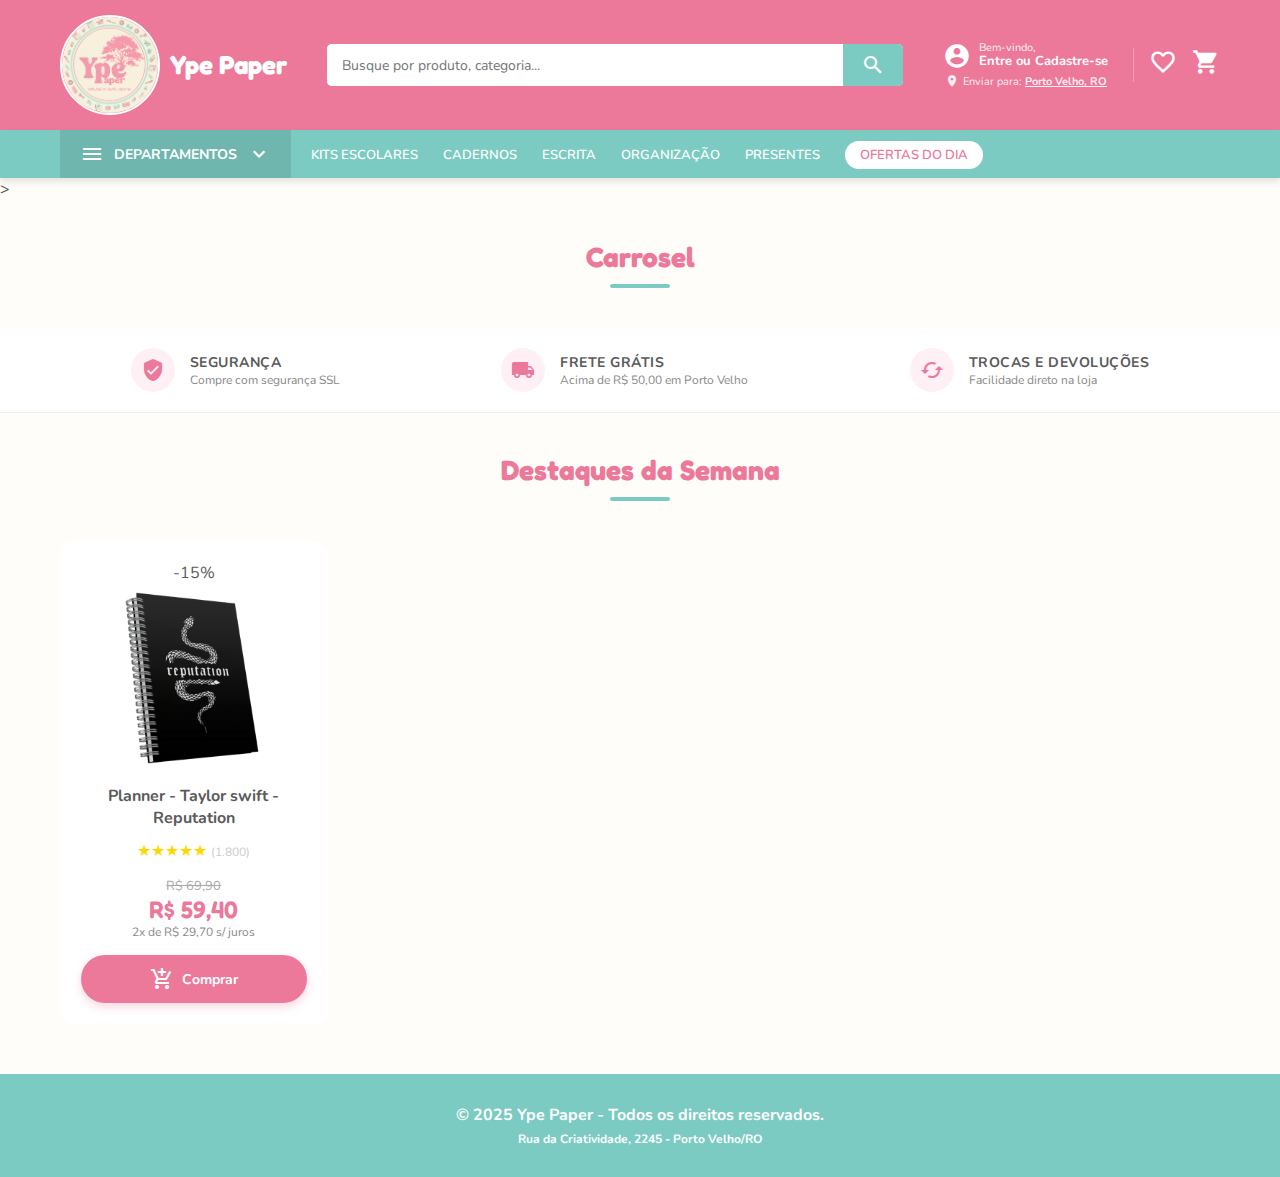
<file: index.html>
<!DOCTYPE html>
<html lang="pt-br">
<head>
    <meta charset="UTF-8">
    <meta name="viewport" content="width=device-width, initial-scale=1.0">
    <title>Ype Paper - Papelaria Artesanal</title>
    <link rel="stylesheet" href="Assets/css/style.css">
    <link href="https://fonts.googleapis.com/icon?family=Material+Icons" rel="stylesheet">
</head>
<body>


<header class="kabm">
        <div class="container header-content">
            
            <a href="#" class="logo-area">
                <img src="Assets/img/LOGO.png" alt="Ype Paper" class="logo-img-small">
                <div class="logo-text">
                    <h1>Ype Paper</h1>
                </div>
            </a>

            <div class="busca-larga">
                <input type="text" placeholder="Busque por produto, categoria...">
                <button>
                    <span class="material-icons">search</span>
                </button>
            </div>

            <div class="painel-direita">
                
                <div class="dados-usuario">
                    
                    <a href="#" class="usuario-login">
                        <span class="material-icons">account_circle</span>
                        <div>
                            <small>Bem-vindo,</small>
                            <strong>Entre ou Cadastre-se</strong>
                        </div>
                    </a>

                    <div class="location-selector">
                        <span class="material-icons">location_on</span>
                        <span>Enviar para: <strong>Porto Velho, RO</strong></span>
                    </div>
                </div>

                <div class="icones-extras">
                    <a href="#" title="Favoritos"><span class="material-icons">favorite_border</span></a>
                    <a href="#" title="Carrinho" class="carrinho-btn">
                        <span class="material-icons">shopping_cart</span>
                    </a>
                </div>

            </div>

        </div>
    </header>

    <nav class="nav-bar">
        <div class="container">
            <div class="btn-departamentos">
                <span class="material-icons">menu</span>
                <span>DEPARTAMENTOS</span>
                <span class="material-icons setinha">expand_more</span>
            </div>
            <ul class="menu-lista">
                <li><a href="#">Kits Escolares</a></li>
                <li><a href="#">Cadernos</a></li>
                <li><a href="#">Escrita</a></li>
                <li><a href="#">Organização</a></li>
                <li><a href="#">Presentes</a></li>
                <li class="oferta-nav"><a href="#">Ofertas do Dia</a></li>
            </ul>
        </div>
    </nav>>

    <div class="banner-carrosel">
        <h2 class = "titulo-secao">Carrosel</h2>
    </div>

    <section class="beneficios-bar">
        <div class="container beneficios-content">
            
            <div class="beneficio-item">
                <span class="material-icons icone-ben">verified_user</span>
                <div class="texto-ben">
                    <strong>SEGURANÇA</strong>
                    <small>Compre com segurança SSL</small>
                </div>
            </div>

            <div class="beneficio-item">
                <span class="material-icons icone-ben">local_shipping</span>
                <div class="texto-ben">
                    <strong>FRETE GRÁTIS</strong>
                    <small>Acima de R$ 50,00 em Porto Velho</small>
                </div>
            </div>

            <div class="beneficio-item">
                <span class="material-icons icone-ben">cached</span>
                <div class="texto-ben">
                    <strong>TROCAS E DEVOLUÇÕES</strong>
                    <small>Facilidade direto na loja</small>
                </div>
            </div>

        </div>
    </section>

    <div class="container">
        
        <h2 class="titulo-secao">Destaques da Semana</h2>

        <div class="vitrine">

            <div class="produto">
                <div class="tag-desconto">-15%</div>
                <img src="Assets/img/itens-venda/planner reputation.png" alt="Planner Semanal">
                <div class="info-produto">
                    <h3>Planner - Taylor swift - Reputation</h3>
                    
                    <div class="avaliacao">
                        ★★★★★ <span class="votos">(1.800)</span>
                    </div>

                    <div class="precos">
                        <p class="preco-antigo">R$ 69,90</p>
                        <p class="preco-atual">R$ 59,40</p>
                        <p class="parcelamento">2x de R$ 29,70 s/ juros</p>
                    </div>

                    <button class="btn-comprar">
                        <span class="material-icons">add_shopping_cart</span> Comprar
                    </button>
                </div>
            </div>
            
            </div>
        </div>

    <footer>
        <p>&copy; 2025 Ype Paper - Todos os direitos reservados.</p>
        <p style="font-size: 12px; margin-top: 5px;">Rua da Criatividade, 2245 - Porto Velho/RO</p>
    </footer>

</body>
</html>
</file>
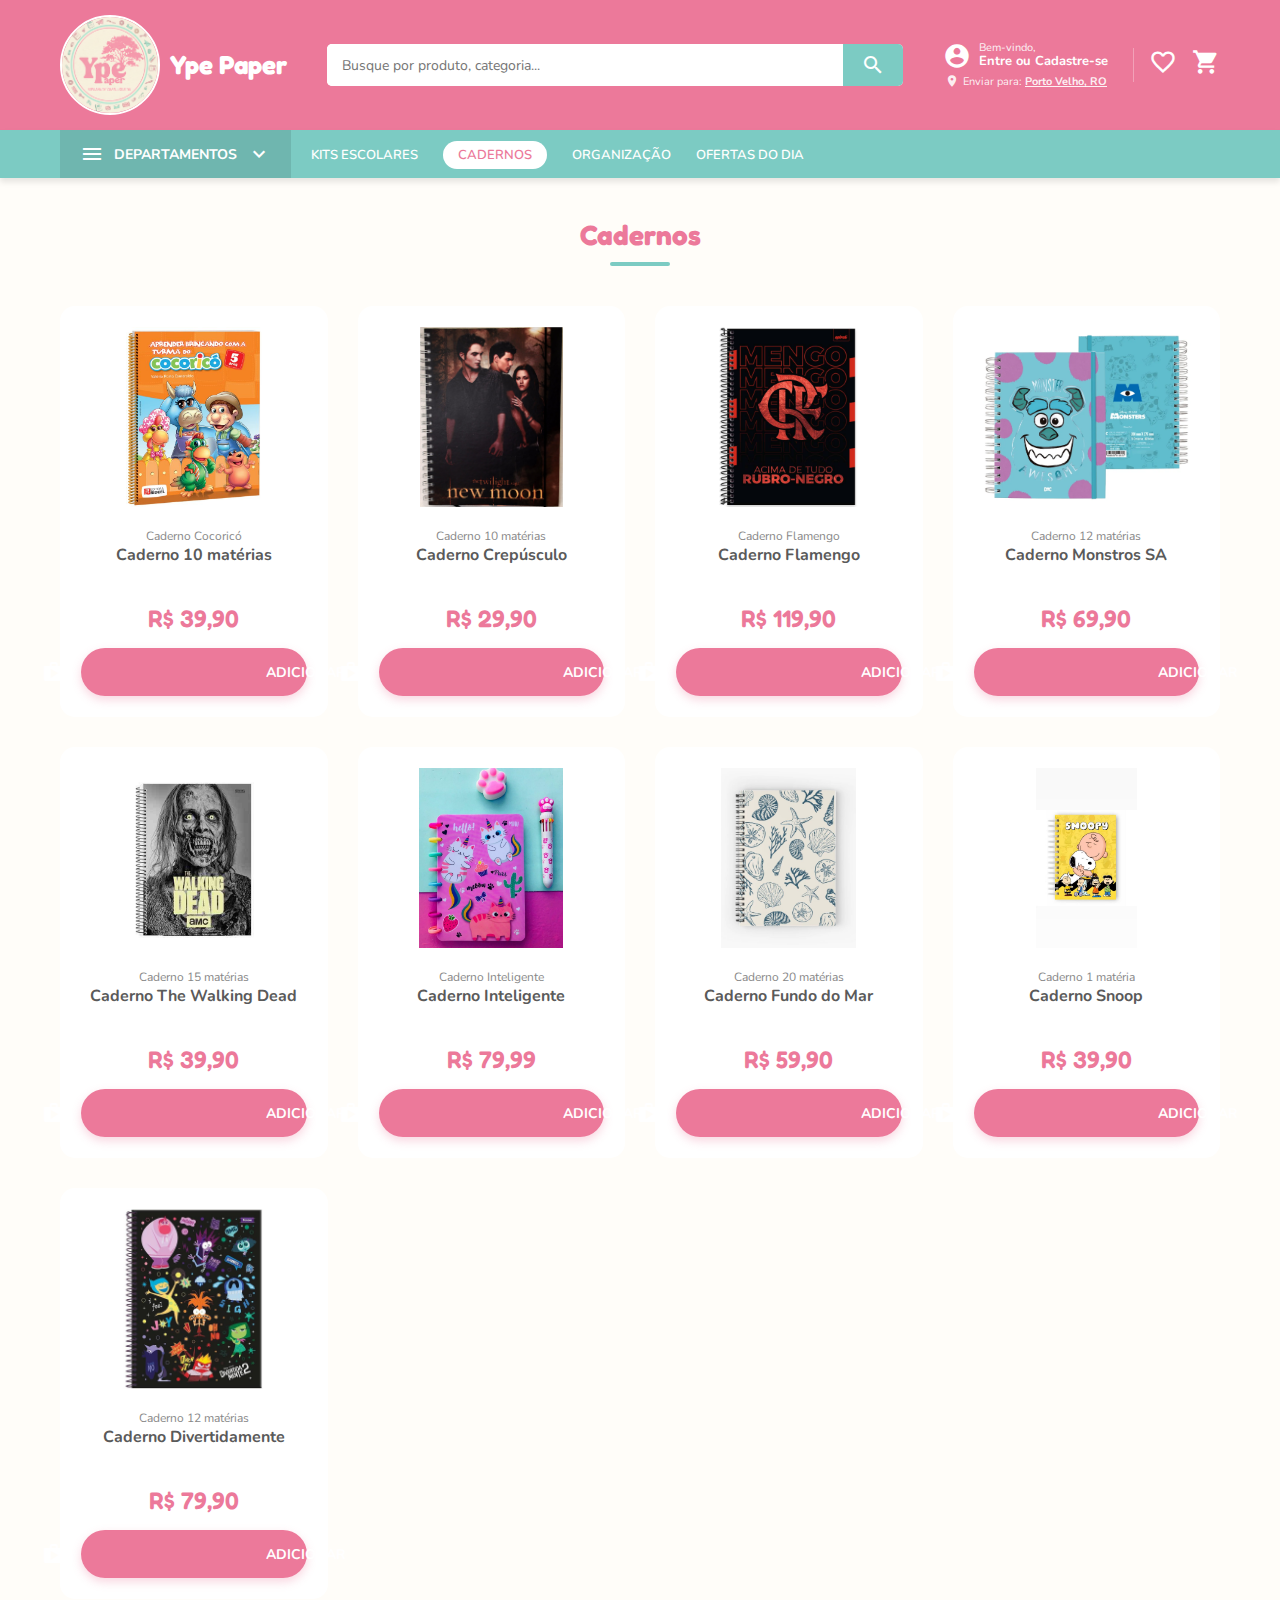
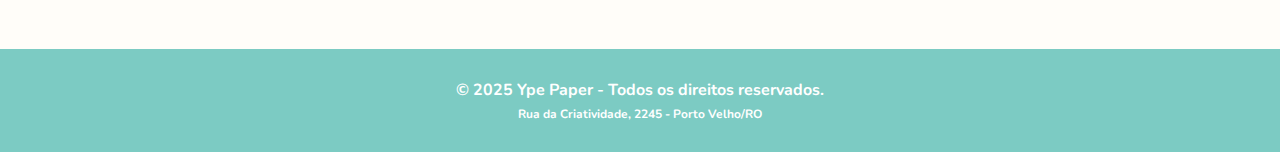
<file: home/cadernos.html>
<!DOCTYPE html>
<html lang="pt-br">
<head>
    <meta charset="UTF-8">
    <meta name="viewport" content="width=device-width, initial-scale=1.0">
    <title>Cadernos - Ype Paper</title>
    
    <link rel="stylesheet" href="../Assets/css/kits.css">
    
    <link href="https://fonts.googleapis.com/icon?family=Material+Icons" rel="stylesheet">
</head>
<body>

    <header class="kabm">
        <div class="container header-content">
            
            <a href="#" class="logo-area">
                <img src="../Assets/img/LOGO.png" alt="Ype Paper" class="logo-img-small">
                <div class="logo-text">
                    <h1>Ype Paper</h1>
                </div>
            </a>

            <div class="busca-larga">
                <input type="text" placeholder="Busque por produto, categoria...">
                <button>
                    <span class="material-icons">search</span>
                </button>
            </div>

            <div class="painel-direita">
                <div class="dados-usuario">
                    <a href="#" class="usuario-login">
                        <span class="material-icons">account_circle</span>
                        <div>
                            <small>Bem-vindo,</small>
                            <strong>Entre ou Cadastre-se</strong>
                        </div>
                    </a>
                    <div class="location-selector">
                        <span class="material-icons">location_on</span>
                        <span>Enviar para: <strong>Porto Velho, RO</strong></span>
                    </div>
                </div>

                <div class="icones-extras">
                    <a href="#" title="Favoritos"><span class="material-icons">favorite_border</span></a>
                    <a href="#" title="Carrinho" class="carrinho-btn">
                        <span class="material-icons">shopping_cart</span>
                    </a>
                </div>
            </div>
        </div>
    </header>

    <nav class="nav-bar">
        <div class="container">
            <div class="btn-departamentos">
                <span class="material-icons">menu</span>
                <span>DEPARTAMENTOS</span>
                <span class="material-icons setinha">expand_more</span>
            </div>
            <ul class="menu-lista">
                <li><a href="../home/kits.html">Kits Escolares</a></li>
                <li class="oferta-nav"><a href="../home/cadernos.html">Cadernos</a></li>
                <li><a href="../home/organizacao.html">Organização</a></li>
                <li><a href="../index.html">Ofertas do Dia</a></li>
            </ul>
        </div>
    </nav>

    <main class="container">
        
        <h2 class="titulo-secao">Cadernos </h2>

        <section class="vitrine">

            <div class="produto">
                <img src="../Assets/img/itens-venda/caderno-cocorico.jpg" alt="Caderno Cocoricó">
                <div class="descricao">Caderno Cocoricó</div>
                <h3>Caderno 10 matérias</h3>
                
            

                <div class="precos">
                    <div class="preco-atual">R$ 39,90</div>
                    
                </div>

                <button class="btn-comprar">
                    <span class="material-icons">shopping_bag</span>
                    ADICIONAR
                </button>
            </div>

            <div class="produto">
                <img src="../Assets/img/itens-venda/caderno-crepusculo.jpg" alt="Caderno Crepúsculo">
                <div class="descricao">Caderno 10 matérias</div>
                <h3>Caderno Crepúsculo</h3>
                

                <div class="precos">
                    <div class="preco-atual">R$ 29,90</div>
                </div>

                <button class="btn-comprar">
                    <span class="material-icons">shopping_bag</span>
                    ADICIONAR
                </button>
            </div>

            <div class="produto">
                <img src="../Assets/img/itens-venda/caderno-flamengo.jpg" alt="Caderno Flamengo">
                <div class="descricao">Caderno Flamengo</div>
                <h3>Caderno Flamengo</h3>
                <div class="precos">
                    <div class="preco-atual">R$ 119,90</div>
                </div>

                <button class="btn-comprar">
                    <span class="material-icons">shopping_bag</span>
                    ADICIONAR
                </button>
            </div>

            <div class="produto">
                <img src="../Assets/img/itens-venda/caderno-mostros-sa.webp" alt="Caderno Monstros SA">
                <div class="descricao">Caderno 12 matérias</div>
                <h3>Caderno Monstros SA</h3>
                

                <div class="precos">
                    <div class="preco-atual">R$ 69,90</div>
                </div>

                <button class="btn-comprar">
                    <span class="material-icons">shopping_bag</span>
                    ADICIONAR
                </button>
            </div>

            <div class="produto">
                <img src="../Assets/img/itens-venda/caderno-twd.jpg" alt="Caderno The Walking Dead">
                <div class="descricao">Caderno 15 matérias</div>
                <h3>Caderno The Walking Dead</h3>
                

                <div class="precos">
                    <div class="preco-atual">R$ 39,90</div>
                </div>

                <button class="btn-comprar">
                    <span class="material-icons">shopping_bag</span>
                    ADICIONAR
                </button>
            </div>

            <div class="produto">
                <img src="../Assets/img/itens-venda/caderno-inteligente.webp" alt="Caderno Inteligente">
                <div class="descricao">Caderno Inteligente</div>
                <h3>Caderno Inteligente</h3>
                

                <div class="precos">
                    <div class="preco-atual">R$ 79,99</div>
                </div>

                <button class="btn-comprar">
                    <span class="material-icons">shopping_bag</span>
                    ADICIONAR
                </button>
            </div>

            <div class="produto">
                <img src="../Assets/img/itens-venda/caderno-mar.jpg" alt="Caderno Fundo do Mar">
                <div class="descricao">Caderno 20 matérias</div>
                <h3>Caderno Fundo do Mar</h3>
                

                <div class="precos">
                    <div class="preco-atual">R$ 59,90</div>
                </div>

                <button class="btn-comprar">
                    <span class="material-icons">shopping_bag</span>
                    ADICIONAR
                </button>
            </div>

            <div class="produto">
                <img src="../Assets/img/itens-venda/caderno-snoop.jpg" alt="Caderno Snoop">
                <div class="descricao">Caderno 1 matéria</div>
                <h3>Caderno Snoop</h3>
                

                <div class="precos">
                    <div class="preco-atual">R$ 39,90</div>
                </div>

                <button class="btn-comprar">
                    <span class="material-icons">shopping_bag</span>
                    ADICIONAR
                </button>
            </div>

            <div class="produto">
                <img src="../Assets/img/itens-venda/caderno-divertidamente.jpg" alt="Caderno Divertidamente">
                <div class="descricao">Caderno 12 matérias</div>
                <h3>Caderno Divertidamente</h3>
                

                <div class="precos">
                    <div class="preco-atual">R$ 79,90</div>
                </div>

                <button class="btn-comprar">
                    <span class="material-icons">shopping_bag</span>
                    ADICIONAR
                </button>
            </div>

                             

        </section>
    </main>

    <footer>
        <p>&copy; 2025 Ype Paper - Todos os direitos reservados.</p>
        <p style="font-size: 12px; margin-top: 5px;">Rua da Criatividade, 2245 - Porto Velho/RO</p>
    </footer>

</body>
</html>
</file>
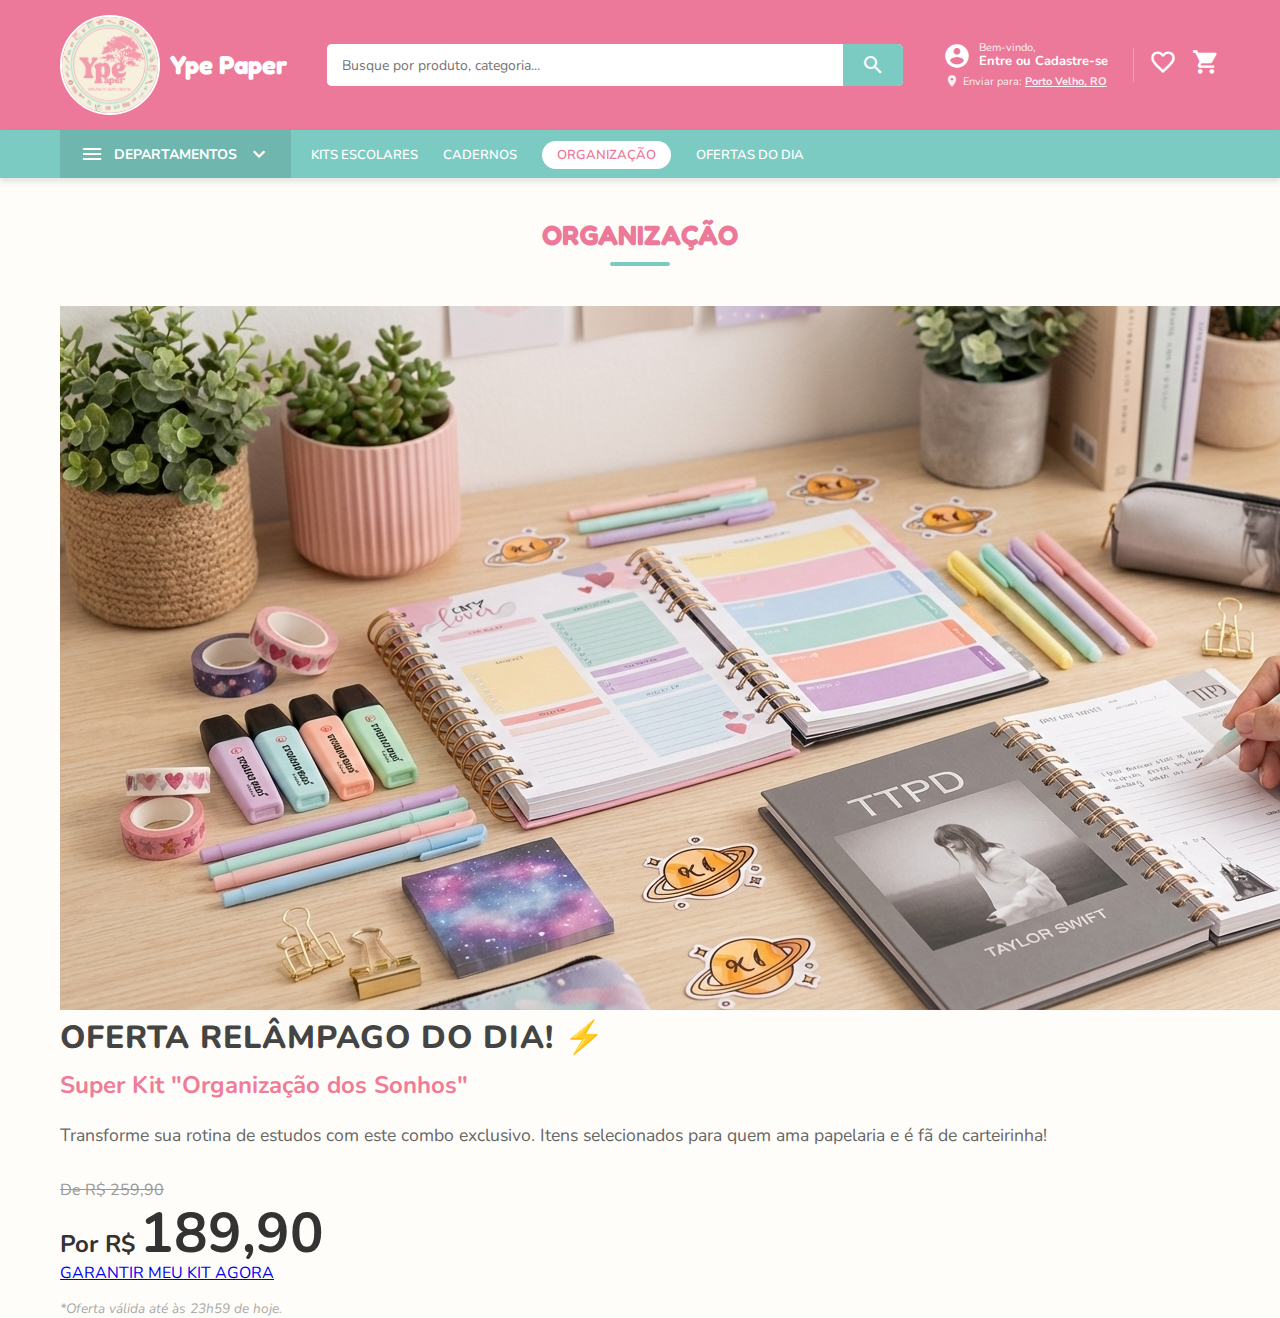
<file: home/organizacao.html>
<!DOCTYPE html>
<html lang="pt-br">
<head>
    <meta charset="UTF-8">
    <meta name="viewport" content="width=device-width, initial-scale=1.0">
    <title>Kits Escolares - Ype Paper</title>
    
    <link rel="stylesheet" href="../Assets/css/kits.css">
    
    <link href="https://fonts.googleapis.com/icon?family=Material+Icons" rel="stylesheet">
</head>
<body>

    <header class="kabm">
        <div class="container header-content">
            
            <a href="#" class="logo-area">
                <img src="../Assets/img/LOGO.png" alt="Ype Paper" class="logo-img-small">
                <div class="logo-text">
                    <h1>Ype Paper</h1>
                </div>
            </a>

            <div class="busca-larga">
                <input type="text" placeholder="Busque por produto, categoria...">
                <button>
                    <span class="material-icons">search</span>
                </button>
            </div>

            <div class="painel-direita">
                <div class="dados-usuario">
                    <a href="#" class="usuario-login">
                        <span class="material-icons">account_circle</span>
                        <div>
                            <small>Bem-vindo,</small>
                            <strong>Entre ou Cadastre-se</strong>
                        </div>
                    </a>
                    <div class="location-selector">
                        <span class="material-icons">location_on</span>
                        <span>Enviar para: <strong>Porto Velho, RO</strong></span>
                    </div>
                </div>

                <div class="icones-extras">
                    <a href="#" title="Favoritos"><span class="material-icons">favorite_border</span></a>
                    <a href="#" title="Carrinho" class="carrinho-btn">
                        <span class="material-icons">shopping_cart</span>
                    </a>
                </div>
            </div>
        </div>
    </header>

    <nav class="nav-bar">
        <div class="container">
            <div class="btn-departamentos">
                <span class="material-icons">menu</span>
                <span>DEPARTAMENTOS</span>
                <span class="material-icons setinha">expand_more</span>
            </div>
            <ul class="menu-lista">
                <li><a href="../home/kits.html">Kits Escolares</a></li>
                <li><a href="../home/cadernos.html">Cadernos</a></li>
                <li Class="oferta-nav"><a href="../home/organizacao.html">Organização</a></li>
                <li><a href="../index.html">Ofertas do Dia</a></li>
            </ul>
        </div>
    </nav>

    <main class="container">
        
        <h1 class="titulo-secao">ORGANIZAÇÃO</h1>

        <section class="secao-oferta-dia">
            <div class="container-principal">
        
                <div class="img-destaque-container">
                    <img src="../Assets/img/promos/kitts.png" alt="Super Kit de Papelaria Taylor Swift na mesa" class="img-kit-destaque">
                </div>
        
                <div class="info-oferta-centralizado">
                    <h2 class="titulo-oferta">OFERTA RELÂMPAGO DO DIA! ⚡</h2>
                    <h3 class="subtitulo-oferta">Super Kit "Organização dos Sonhos"</h3>
                    
                    <p class="descricao-oferta">
                        Transforme sua rotina de estudos com este combo exclusivo. 
                        Itens selecionados para quem ama papelaria e é fã de carteirinha!
                    </p>
        
                    <div class="preco-box-centralizado">
                        <span class="preco-antigo">De R$ 259,90</span>
                        <div class="preco-novo">
                            <span class="moeda">Por R$</span>
                            <span class="valor">189,90</span>
                        </div>
                    </div>
        
                    <a href="#" class="btn-garantir-centralizado">GARANTIR MEU KIT AGORA</a>
                    <p class="aviso-legal">*Oferta válida até às 23h59 de hoje.</p>
                </div>
        
            </div>
        </section>
</file>
<file: Assets/css/style.css>
/* IMPORTANDO FONTES (Fredoka para títulos fofos e Nunito para leitura) */
@import url('https://fonts.googleapis.com/css2?family=Fredoka:wght@400;600&family=Nunito:wght@400;700&display=swap');

/* RESET BÁSICO */
* {
    margin: 0;
    padding: 0;
    box-sizing: border-box;
    font-family: 'Nunito', sans-serif; /* Fonte padrão do site */
}

/* PALETA DE CORES DA YPE PAPER */
:root {
    /* Rosa extraído da Árvore/Texto */
    --cor-primaria: #ec799a; 
    
    /* Verde Menta extraído do Círculo */
    --cor-secundaria: #7ccbc3; 
    
    /* Variação mais escura do rosa para quando passar o mouse */
    --cor-hover: #d65d80;
    
    /* Fundo creme bem clarinho (papel) */
    --cor-fundo: #fffdf9; 
    
    /* Cinza escuro para texto (não usar preto puro) */
    --cor-texto: #5a5a5a;
    
    --cor-borda: #eee;
}

body {
    background-color: var(--cor-fundo);
    color: var(--cor-texto);
}

.container {
    max-width: 1200px;
    margin: 0 auto;
    padding: 0 20px;
}

/* --- CABEÇALHO ALINHADO --- */

.kabm {
    background-color: var(--cor-primaria); /* Rosa Ype */
    padding: 15px 0;
    color: white;
}

.header-content {
    display: flex;
    align-items: center; /* Alinha tudo verticalmente no centro */
    justify-content: space-between;
    gap: 40px; /* Espaço generoso entre Logo, Busca e Direita */
}

/* 1. LOGO */
.logo-area {
    display: flex;
    align-items: center;
    gap: 10px;
    text-decoration: none;
    color: white;
    flex-shrink: 0; /* Impede a logo de encolher */
}

.logo-img-small {
    width: 100px;
    height:100px;
    border-radius: 50%;
    border: 2px solid white;
}

.logo-text h1 {
    font-family: 'Fredoka', sans-serif;
    font-size: 26px;
    line-height: 1;
}

/* 2. BUSCA (Centro) */
.busca-larga {
    flex-grow: 1; /* Faz a busca ocupar todo o espaço do meio */
    display: flex;
    background: white;
    border-radius: 5px;
    overflow: hidden;
    height: 42px; /* Altura confortável */
    max-width: 600px; /* Limite para não ficar gigante em telas muito largas */
}

.busca-larga input {
    flex-grow: 1;
    border: none;
    padding: 0 15px;
    outline: none;
    font-size: 14px;
    color: #555;
}

.busca-larga button {
    background-color: var(--cor-secundaria); /* Verde Ype */
    border: none;
    width: 60px;
    color: white;
    cursor: pointer;
    display: flex;
    align-items: center;
    justify-content: center;
    transition: 0.2s;
}

.busca-larga button:hover {
    background-color: #5abcb1;
}

/* 3. PAINEL DIREITA (Container Geral) */
.painel-direita {
    display: flex;
    align-items: center;
    gap: 25px;
}

/* Coluna com Login e Endereço */
.dados-usuario {
    display: flex;
    flex-direction: column; /* Empilha um embaixo do outro */
    align-items: flex-start; /* Alinha texto à esquerda */
    gap: 4px; /* Espacinho entre o Login e o Endereço */
}

/* Linha do Login */
.usuario-login {
    display: flex;
    align-items: center;
    gap: 8px;
    text-decoration: none;
    color: white;
    line-height: 1.2;
}

.usuario-login .material-icons {
    font-size: 28px;
}

.usuario-login div {
    display: flex;
    flex-direction: column;
}

.usuario-login small {
    font-size: 11px;
    opacity: 0.9;
}

.usuario-login strong {
    font-size: 13px;
}

/* Linha da Localização (Abaixo do login) */
.location-selector {
    display: flex;
    align-items: center;
    gap: 4px;
    font-size: 11px;
    color: rgba(255, 255, 255, 0.9); /* Branco levemente transparente */
    padding-left: 2px; /* Leve recuo para alinhar com texto de cima */
}

.location-selector .material-icons {
    font-size: 14px; /* Ícone pequeno */
}

.location-selector strong {
    text-decoration: underline;
    cursor: pointer;
}

/* Ícones Extras (Carrinho e Favoritos) */
.icones-extras {
    display: flex;
    gap: 15px;
    border-left: 1px solid rgba(255,255,255,0.3); /* Linha separadora sutil */
    padding-left: 15px;
}

.icones-extras a {
    color: white;
    text-decoration: none;
    transition: 0.2s;
}

.icones-extras a:hover {
    transform: scale(1.1);
}

.icones-extras .material-icons {
    font-size: 28px;
}

/* RESPONSIVO */
@media (max-width: 900px) {
    .header-content {
        flex-direction: column;
        gap: 15px;
    }
    
    .busca-larga {
        width: 100%;
        max-width: none;
    }
    
    .painel-direita {
        width: 100%;
        justify-content: space-between;
    }
}

/* --- BARRA DE MENU (NAVBAR) --- */
.nav-bar {
    background-color: var(--cor-secundaria); /* Fundo VERDE (Menu inferior) */
    padding: 0; /* Sem padding vertical geral */
    box-shadow: 0 4px 6px rgba(0,0,0,0.1);
}

.nav-bar .container {
    display: flex;
    align-items: center;
}

/* Botão Departamentos (Estilo Dropdown) */
.btn-departamentos {
    background-color: rgba(0, 0, 0, 0.1); /* Um pouco mais escuro que o fundo */
    padding: 12px 20px;
    color: white;
    font-weight: bold;
    display: flex;
    align-items: center;
    gap: 10px;
    cursor: pointer;
    font-size: 14px;
    margin-right: 20px;
}

.menu-lista {
    list-style: none;
    display: flex;
    gap: 25px;
}

.menu-lista a {
    text-decoration: none;
    color: white;
    font-weight: 600;
    font-size: 13px;
    text-transform: uppercase;
    transition: 0.2s;
}

.menu-lista a:hover {
    color: #fff0f5; /* Rosa claro no hover */
}

.oferta-nav a {
    background: white;
    color: var(--cor-primaria);
    padding: 5px 15px;
    border-radius: 15px;
}

/* Responsividade Básica do Header */
@media (max-width: 900px) {
    .header-content {
        flex-direction: column;
        gap: 15px;
        padding: 20px;
    }
    
    .centro-header {
        width: 100%;
    }
    
    .acoes-usuario {
        width: 100%;
        justify-content: space-between;
    }
    
    .nav-bar .container {
        flex-direction: column;
    }
    
    .menu-lista {
        flex-wrap: wrap;
        justify-content: center;
        padding: 10px;
    }
}
/* VITRINE DE PRODUTOS */
.titulo-secao {
    margin: 40px 0;
    color: var(--cor-primaria);
    text-align: center;
    font-family: 'Fredoka', sans-serif;
    font-size: 28px;
    position: relative;
}

/* Detalhe fofo embaixo do título */
.titulo-secao::after {
    content: '';
    display: block;
    width: 60px;
    height: 4px;
    background: var(--cor-secundaria);
    margin: 10px auto 0;
    border-radius: 2px;
}

.vitrine {
    display: grid;
    grid-template-columns: repeat(auto-fill, minmax(230px, 1fr));
    gap: 30px;
    padding-bottom: 50px;
}

.produto {
    background: white;
    border: 1px solid transparent;
    padding: 20px;
    border-radius: 15px; /* Card bem arredondado */
    text-align: center;
    transition: 0.4s;
    position: relative;
}

/* Efeito de flutuar e borda rosa ao passar o mouse */
.produto:hover {
    transform: translateY(-5px);
    box-shadow: 0 10px 20px rgba(236, 121, 154, 0.15); /* Sombra rosa suave */
    border-color: var(--cor-primaria);
}

.produto img {
    max-width: 100%;
    height: 180px;
    object-fit: contain;
    margin-bottom: 15px;
}

.produto h3 {
    font-size: 16px;
    color: var(--cor-texto);
    height: 45px;
    overflow: hidden;
    margin-bottom: 10px;
}

.avaliacao {
    color: #FFD700; /* Dourado das estrelas */
    font-size: 16px;
    margin-bottom: 8px;
}

.votos {
    color: #ccc;
    font-size: 12px;
}

.precos {
    margin: 15px 0;
}

.preco-antigo {
    text-decoration: line-through;
    color: #aaa;
    font-size: 13px;
}

.preco-atual {
    color: var(--cor-primaria);
    font-size: 24px;
    font-family: 'Fredoka', sans-serif;
    font-weight: 600;
}

.parcelamento {
    font-size: 12px;
    color: #888;
}

.btn-comprar {
    background-color: var(--cor-primaria); /* Botão Rosa */
    color: white;
    border: none;
    padding: 12px;
    width: 100%;
    border-radius: 25px; /* Botão cápsula */
    cursor: pointer;
    display: flex;
    align-items: center;
    justify-content: center;
    gap: 8px;
    font-weight: bold;
    font-size: 14px;
    transition: 0.3s;
    box-shadow: 0 4px 10px rgba(236, 121, 154, 0.3);
}

.btn-comprar:hover {
    background-color: var(--cor-hover);
    transform: scale(1.02);
}

/* FOOTER */
footer {
    background-color: var(--cor-secundaria); /* Footer Verde */
    color: white;
    text-align: center;
    padding: 30px;
    margin-top: auto;
    font-weight: bold;
}

/* --- BARRA DE BENEFÍCIOS --- */
.beneficios-bar {
    background-color: white;
    padding: 20px 0;
    border-bottom: 1px solid var(--cor-borda);
    margin-bottom: 30px; /* Espaço para o próximo elemento */
}

.beneficios-content {
    display: flex;
    justify-content: space-around; /* Espalha os itens igualmente */
    align-items: center;
    flex-wrap: wrap; /* Para funcionar no celular */
    gap: 20px;
}

.beneficio-item {
    display: flex;
    align-items: center;
    gap: 15px; /* Espaço entre ícone e texto */
}

.icone-ben {
    font-size: 36px; /* Ícone grande */
    color: var(--cor-primaria); /* Rosa Ype Paper */
}

/* Borda arredondada em volta do ícone (opcional, fica charmoso) */
.icone-ben {
    background-color: #fff0f5; /* Fundo rosinha claro */
    padding: 10px;
    border-radius: 50%;
}

.texto-ben {
    display: flex;
    flex-direction: column;
}

.texto-ben strong {
    color: var(--cor-texto);
    font-size: 14px;
    text-transform: uppercase;
    letter-spacing: 0.5px;
}

.texto-ben small {
    color: #888; /* Cinza mais claro para o subtítulo */
    font-size: 12px;
}

/* RESPONSIVO: No celular, empilha um embaixo do outro */
@media (max-width: 768px) {
    .beneficios-content {
        flex-direction: column;
        align-items: flex-start; /* Alinha à esquerda */
    }
}
</file>
<file: Assets/css/kits.css>
/* IMPORTANDO FONTES (Fredoka para títulos fofos e Nunito para leitura) */
@import url('https://fonts.googleapis.com/css2?family=Fredoka:wght@400;600&family=Nunito:wght@400;700&display=swap');

/* RESET BÁSICO */
* {
    margin: 0;
    padding: 0;
    box-sizing: border-box;
    font-family: 'Nunito', sans-serif; /* Fonte padrão do site */
}

/* PALETA DE CORES DA YPE PAPER */
:root {
    /* Rosa extraído da Árvore/Texto */
    --cor-primaria: #ec799a; 
    
    /* Verde Menta extraído do Círculo */
    --cor-secundaria: #7ccbc3; 
    
    /* Variação mais escura do rosa para quando passar o mouse */
    --cor-hover: #d65d80;
    
    /* Fundo creme bem clarinho (papel) */
    --cor-fundo: #fffdf9; 
    
    /* Cinza escuro para texto (não usar preto puro) */
    --cor-texto: #5a5a5a;
    
    --cor-borda: #eee;
}

body {
    background-color: var(--cor-fundo);
    color: var(--cor-texto);
}

.container {
    max-width: 1200px;
    margin: 0 auto;
    padding: 0 20px;
}

/* --- CABEÇALHO ALINHADO --- */

.kabm {
    background-color: var(--cor-primaria); /* Rosa Ype */
    padding: 15px 0;
    color: white;
}

.header-content {
    display: flex;
    align-items: center; /* Alinha tudo verticalmente no centro */
    justify-content: space-between;
    gap: 40px; /* Espaço generoso entre Logo, Busca e Direita */
}

/* 1. LOGO */
.logo-area {
    display: flex;
    align-items: center;
    gap: 10px;
    text-decoration: none;
    color: white;
    flex-shrink: 0; /* Impede a logo de encolher */
}

.logo-img-small {
    width: 100px;
    height:100px;
    border-radius: 50%;
    border: 2px solid white;
}

.logo-text h1 {
    font-family: 'Fredoka', sans-serif;
    font-size: 26px;
    line-height: 1;
}

/* 2. BUSCA (Centro) */
.busca-larga {
    flex-grow: 1; /* Faz a busca ocupar todo o espaço do meio */
    display: flex;
    background: white;
    border-radius: 5px;
    overflow: hidden;
    height: 42px; /* Altura confortável */
    max-width: 600px; /* Limite para não ficar gigante em telas muito largas */
}

.busca-larga input {
    flex-grow: 1;
    border: none;
    padding: 0 15px;
    outline: none;
    font-size: 14px;
    color: #555;
}

.busca-larga button {
    background-color: var(--cor-secundaria); /* Verde Ype */
    border: none;
    width: 60px;
    color: white;
    cursor: pointer;
    display: flex;
    align-items: center;
    justify-content: center;
    transition: 0.2s;
}

.busca-larga button:hover {
    background-color: #5abcb1;
}

/* 3. PAINEL DIREITA (Container Geral) */
.painel-direita {
    display: flex;
    align-items: center;
    gap: 25px;
}

/* Coluna com Login e Endereço */
.dados-usuario {
    display: flex;
    flex-direction: column; /* Empilha um embaixo do outro */
    align-items: flex-start; /* Alinha texto à esquerda */
    gap: 4px; /* Espacinho entre o Login e o Endereço */
}

/* Linha do Login */
.usuario-login {
    display: flex;
    align-items: center;
    gap: 8px;
    text-decoration: none;
    color: white;
    line-height: 1.2;
}

.usuario-login .material-icons {
    font-size: 28px;
}

.usuario-login div {
    display: flex;
    flex-direction: column;
}

.usuario-login small {
    font-size: 11px;
    opacity: 0.9;
}

.usuario-login strong {
    font-size: 13px;
}

/* Linha da Localização (Abaixo do login) */
.location-selector {
    display: flex;
    align-items: center;
    gap: 4px;
    font-size: 11px;
    color: rgba(255, 255, 255, 0.9); /* Branco levemente transparente */
    padding-left: 2px; /* Leve recuo para alinhar com texto de cima */
}

.location-selector .material-icons {
    font-size: 14px; /* Ícone pequeno */
}

.location-selector strong {
    text-decoration: underline;
    cursor: pointer;
}

/* Ícones Extras (Carrinho e Favoritos) */
.icones-extras {
    display: flex;
    gap: 15px;
    border-left: 1px solid rgba(255,255,255,0.3); /* Linha separadora sutil */
    padding-left: 15px;
}

.icones-extras a {
    color: white;
    text-decoration: none;
    transition: 0.2s;
}

.icones-extras a:hover {
    transform: scale(1.1);
}

.icones-extras .material-icons {
    font-size: 28px;
}

/* RESPONSIVO */
@media (max-width: 900px) {
    .header-content {
        flex-direction: column;
        gap: 15px;
    }
    
    .busca-larga {
        width: 100%;
        max-width: none;
    }
    
    .painel-direita {
        width: 100%;
        justify-content: space-between;
    }
}

/* --- BARRA DE MENU (NAVBAR) --- */
.nav-bar {
    background-color: var(--cor-secundaria); /* Fundo VERDE (Menu inferior) */
    padding: 0; /* Sem padding vertical geral */
    box-shadow: 0 4px 6px rgba(0,0,0,0.1);
}

.nav-bar .container {
    display: flex;
    align-items: center;
}

/* Botão Departamentos (Estilo Dropdown) */
.btn-departamentos {
    background-color: rgba(0, 0, 0, 0.1); /* Um pouco mais escuro que o fundo */
    padding: 12px 20px;
    color: white;
    font-weight: bold;
    display: flex;
    align-items: center;
    gap: 10px;
    cursor: pointer;
    font-size: 14px;
    margin-right: 20px;
}

.menu-lista {
    list-style: none;
    display: flex;
    gap: 25px;
}

.menu-lista a {
    text-decoration: none;
    color: white;
    font-weight: 600;
    font-size: 13px;
    text-transform: uppercase;
    transition: 0.2s;
}

.menu-lista a:hover {
    color: #fff0f5; /* Rosa claro no hover */
}

.oferta-nav a {
    background: white;
    color: var(--cor-primaria);
    padding: 5px 15px;
    border-radius: 15px;
}

/* Responsividade Básica do Header */
@media (max-width: 900px) {
    .header-content {
        flex-direction: column;
        gap: 15px;
        padding: 20px;
    }
    
    .centro-header {
        width: 100%;
    }
    
    .acoes-usuario {
        width: 100%;
        justify-content: space-between;
    }
    
    .nav-bar .container {
        flex-direction: column;
    }
    
    .menu-lista {
        flex-wrap: wrap;
        justify-content: center;
        padding: 10px;
    }
}
/* VITRINE DE PRODUTOS */
.titulo-secao {
    margin: 40px 0;
    color: var(--cor-primaria);
    text-align: center;
    font-family: 'Fredoka', sans-serif;
    font-size: 28px;
    position: relative;
}

/* Detalhe fofo embaixo do título */
.titulo-secao::after {
    content: '';
    display: block;
    width: 60px;
    height: 4px;
    background: var(--cor-secundaria);
    margin: 10px auto 0;
    border-radius: 2px;
}

.vitrine {
    display: grid;
    grid-template-columns: repeat(auto-fill, minmax(230px, 1fr));
    gap: 30px;
    padding-bottom: 50px;
}

.produto {
    background: white;
    border: 1px solid transparent;
    padding: 20px;
    border-radius: 15px; /* Card bem arredondado */
    text-align: center;
    transition: 0.4s;
    position: relative;
}

/* Efeito de flutuar e borda rosa ao passar o mouse */
.produto:hover {
    transform: translateY(-5px);
    box-shadow: 0 10px 20px rgba(236, 121, 154, 0.15); /* Sombra rosa suave */
    border-color: var(--cor-primaria);
}

.produto img {
    max-width: 100%;
    height: 180px;
    object-fit: contain;
    margin-bottom: 15px;
}

.produto h3 {
    font-size: 16px;
    color: var(--cor-texto);
    height: 45px;
    overflow: hidden;
    margin-bottom: 10px;
}

.avaliacao {
    color: #FFD700; /* Dourado das estrelas */
    font-size: 16px;
    margin-bottom: 8px;
}

.votos {
    color: #ccc;
    font-size: 12px;
}

.precos {
    margin: 15px 0;
}

.preco-antigo {
    text-decoration: line-through;
    color: #aaa;
    font-size: 13px;
}

.preco-atual {
    color: var(--cor-primaria);
    font-size: 24px;
    font-family: 'Fredoka', sans-serif;
    font-weight: 600;
}

.descricao {
    font-size: 12px;
    color: #888;
}

.btn-comprar {
    background-color: var(--cor-primaria); /* Botão Rosa */
    color: white;
    border: none;
    padding: 12px;
    width: 100%;
    border-radius: 25px; /* Botão cápsula */
    cursor: pointer;
    display: flex;
    align-items: center;
    justify-content: center;
    gap: 8px;
    font-weight: bold;
    font-size: 14px;
    transition: 0.3s;
    box-shadow: 0 4px 10px rgba(236, 121, 154, 0.3);
}

.btn-comprar:hover {
    background-color: var(--cor-hover);
    transform: scale(1.02);
}

/* FOOTER */
footer {
    background-color: var(--cor-secundaria); /* Footer Verde */
    color: white;
    text-align: center;
    padding: 30px;
    margin-top: auto;
    font-weight: bold;
}

/* --- BARRA DE BENEFÍCIOS --- */
.beneficios-bar {
    background-color: white;
    padding: 20px 0;
    border-bottom: 1px solid var(--cor-borda);
    margin-bottom: 30px; /* Espaço para o próximo elemento */
}

.beneficios-content {
    display: flex;
    justify-content: space-around; /* Espalha os itens igualmente */
    align-items: center;
    flex-wrap: wrap; /* Para funcionar no celular */
    gap: 20px;
}

.beneficio-item {
    display: flex;
    align-items: center;
    gap: 15px; /* Espaço entre ícone e texto */
}

.icone-ben {
    font-size: 36px; /* Ícone grande */
    color: var(--cor-primaria); /* Rosa Ype Paper */
}

/* Borda arredondada em volta do ícone (opcional, fica charmoso) */
.icone-ben {
    background-color: #fff0f5; /* Fundo rosinha claro */
    padding: 10px;
    border-radius: 50%;
}

.texto-ben {
    display: flex;
    flex-direction: column;
}

.texto-ben strong {
    color: var(--cor-texto);
    font-size: 14px;
    text-transform: uppercase;
    letter-spacing: 0.5px;
}

.texto-ben small {
    color: #888; /* Cinza mais claro para o subtítulo */
    font-size: 12px;
}

/* RESPONSIVO: No celular, empilha um embaixo do outro */
@media (max-width: 768px) {
    .beneficios-content {
        flex-direction: column;
        align-items: flex-start; /* Alinha à esquerda */
    }
}
/* --- Banner Oferta Taylor Swift (Final) --- */

.banner-oferta-taylor {
    /* --- CONFIGURAÇÃO DO FUNDO CLARINHO --- */
    /* Coloque o caminho da sua textura clara aqui dentro das aspas: */
    background-image: url('C:\Users\tayna\OneDrive\Área de Trabalho\Papelaria\Ype-Paper-1\Assets\img\promos\agenda1.png');
    
    /* Configurações para a imagem de fundo cobrir tudo corretamente */
    background-size: cover; 
    background-position: center;
    background-repeat: no-repeat;
    
    /* Cor de reserva (caso a imagem não carregue, fica um cinza bem clarinho) */
    background-color: #f9f9f9; 

    /* Linha rosa na base para separar do resto do site */
    border-bottom: 4px solid #F07C98;
    
    padding: 50px 0;
    margin-bottom: 40px;
    width: 100%;
}

.container-oferta {
    max-width: 1200px; /* Largura máxima do conteúdo */
    margin: 0 auto; /* Centraliza na tela */
    display: flex; /* Layout lado a lado */
    align-items: center; /* Centraliza verticalmente */
    justify-content: space-between;
    padding: 0 20px;
    gap: 50px; /* Espaço entre texto e imagem */
}

/* --- Lado Esquerdo: Textos --- */
.info-oferta {
    flex: 1; /* Ocupa o espaço disponível */
    max-width: 550px;
}

.titulo-oferta {
    font-size: 2rem;
    color: #444; /* Cinza escuro */
    font-weight: 800;
    margin-bottom: 10px;
    text-transform: uppercase;
    letter-spacing: 1px;
}

.subtitulo-oferta {
    font-size: 1.5rem;
    color: #F07C98; /* Rosa da marca para destacar o nome do kit */
    font-weight: 700;
    margin-bottom: 20px;
}

.descricao-oferta {
    color: #666; /* Cinza médio para leitura */
    font-size: 1.1rem;
    line-height: 1.6;
    margin-bottom: 30px;
}

/* --- Preços --- */
.preco-box {
    margin-bottom: 30px;
}

.preco-antigo {
    display: block;
    text-decoration: line-through;
    color: #999;
    font-size: 1rem;
    margin-bottom: 5px;
}

.preco-novo {
    color: #333; /* Cinza chumbo forte */
    font-weight: bold;
    display: flex;
    align-items: baseline;
}

.preco-novo .moeda {
    font-size: 1.5rem;
    margin-right: 5px;
}

.preco-novo .valor {
    font-size: 3.5rem; /* Valor bem grande */
    line-height: 1;
}

/* --- Botão --- */
.btn-garantir {
    display: inline-block;
    background-color: transparent;
    border: 3px solid #F07C98; /* Borda rosa mais grossa */
    color: #F07C98; /* Texto rosa */
    padding: 15px 40px;
    border-radius: 50px;
    font-weight: 800;
    text-decoration: none;
    text-transform: uppercase;
    font-size: 1rem;
    transition: all 0.3s ease;
}

.btn-garantir:hover {
    background-color: #F07C98; /* Fica rosa preenchido no mouse over */
    color: white; /* Texto vira branco */
    transform: translateY(-3px); /* Leve subidinha */
    box-shadow: 0 5px 15px rgba(240, 124, 152, 0.4);
}

.aviso-legal {
    margin-top: 15px;
    font-size: 0.85rem;
    color: #aaa;
    font-style: italic;
}

/* --- Lado Direito: Container da Imagem --- */
.img-oferta-container {
    flex: 1;
    display: flex;
    justify-content: center;
    max-width: 500px;
}

/* --- A FOTO DO PRODUTO (Estilo da tag <img>) --- */
.img-kit-taylor {
    width: 100%;
    /* O segredo do quadrado perfeito: */
    aspect-ratio: 1 / 1; 
    object-fit: cover; /* Garante que a imagem preencha sem distorcer */
    border-radius: 30px; /* Bordas arredondadas */
    box-shadow: 0 15px 40px rgba(0,0,0,0.15); /* Sombra elegante */
    border: 5px solid white; /* Moldura branca fina para acabamento */
}
</file>
